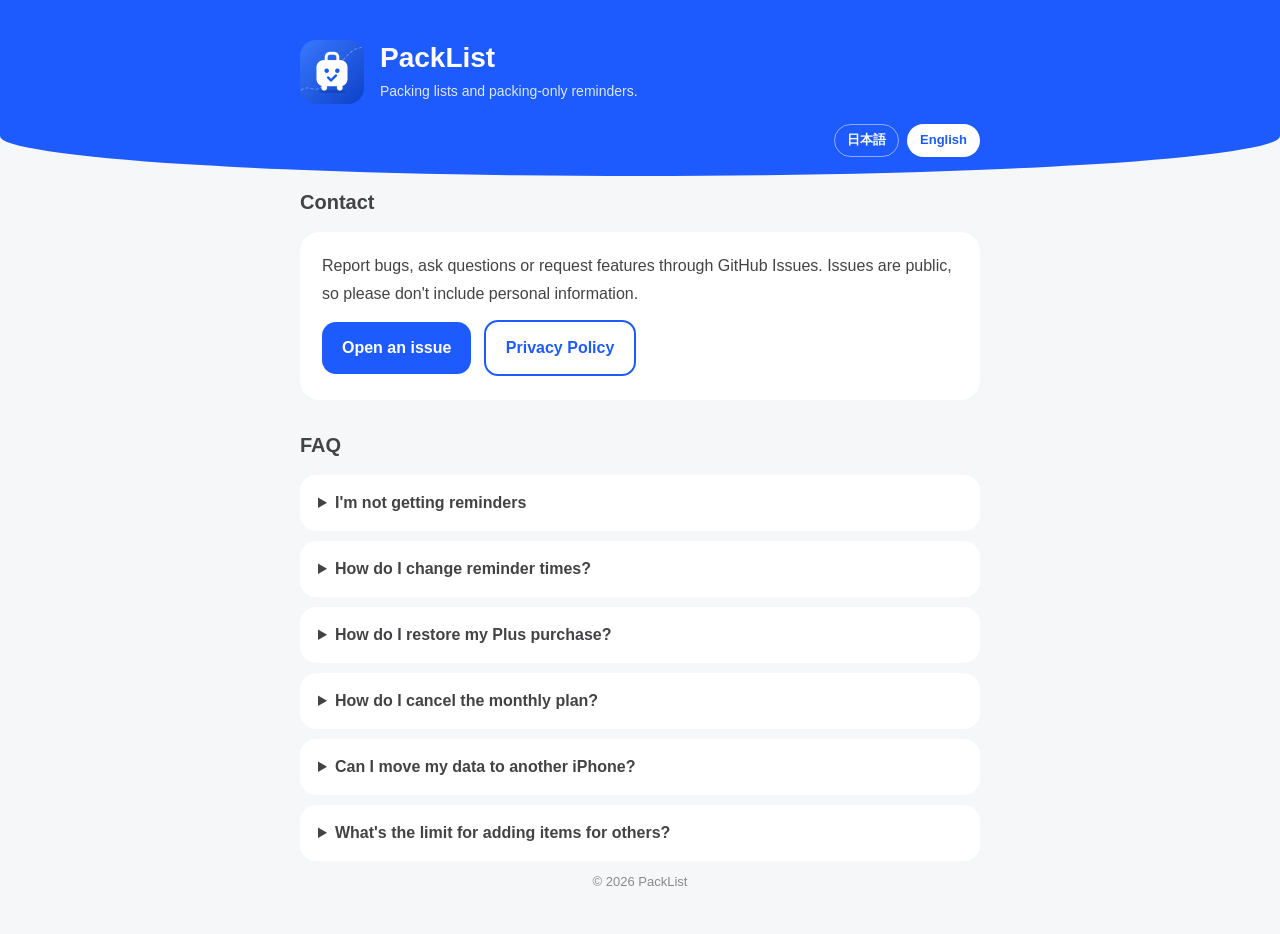
<file: index.html>
<!doctype html>
<html lang="ja">
<head>
<meta charset="utf-8">
<meta name="viewport" content="width=device-width, initial-scale=1">
<title>PackList Support</title>
<meta name="description" content="PackList のサポート / Support">
<link rel="icon" href="icon.png">
<link rel="stylesheet" href="style.css">
</head>
<body>
<header>
  <div class="wrap">
    <img src="icon.png" alt="">
    <div>
      <h1>PackList</h1>
      <p><span lang="ja">荷造りだけの、リマインダー。</span><span lang="en">Packing lists and packing-only reminders.</span></p>
    </div>
  </div>
</header>
<nav class="lang"><a data-lang="ja" href="?lang=ja">日本語</a><a data-lang="en" href="?lang=en">English</a></nav>

<main class="wrap">
<div lang="ja">
  <h2>お問い合わせ</h2>
  <div class="card">
    <p>不具合の報告、使い方の質問、ほしい機能は GitHub の Issue で受け付けています。Issue は公開されるため、個人情報は書かないでください。</p>
    <a class="btn" href="https://github.com/shopippi/packlist-support/issues/new/choose">Issue を作る</a>
    <a class="btn ghost" href="privacy.html?lang=ja">プライバシーポリシー</a>
  </div>

  <h2>よくある質問</h2>
  <details><summary>リマインダーが届きません</summary>
    <p>iPhone の「設定」→「通知」→「PackList」で通知がオンになっているか確かめてください。アプリのマイページ「通知の許可を確認する」からも開けます。おやすみモード（集中モード）中は届かないことがあります。</p></details>
  <details><summary>リマインダーの時刻を変えたい</summary>
    <p>マイページの「リマインダーの時刻」で、前日までの準備と当日の朝の時刻を変えられます。新しく作る荷造りから反映されます。作った後の荷造りは、旅の詳細の「準備」タブで1つずつ変えられます。</p></details>
  <details><summary>Plus の購入を復元したい</summary>
    <p>マイページ →「PackList Plus」→ 画面下の「購入を復元」を押してください。購入したときと同じ Apple アカウントでサインインしている必要があります。</p></details>
  <details><summary>月額プランを解約したい</summary>
    <p>iPhone の「設定」→ 自分の名前 →「サブスクリプション」→「PackList」から解約できます。無料体験中に解約すれば料金はかかりません。</p></details>
  <details><summary>データを別の iPhone に移したい</summary>
    <p>マイページの「バックアップを書き出す」で全データを書き出せます。いまはデータは端末の中だけに保存され、自動の同期はありません。</p></details>
  <details><summary>一緒に行く人の「代わりの追加」の上限は？</summary>
    <p>無料プランでは、一緒に行く人のぶんとして追加できる持ち物はグループ全体で5個までです。Plus なら無制限です。</p></details>
</div>

<div lang="en">
  <h2>Contact</h2>
  <div class="card">
    <p>Report bugs, ask questions or request features through GitHub Issues. Issues are public, so please don't include personal information.</p>
    <a class="btn" href="https://github.com/shopippi/packlist-support/issues/new/choose">Open an issue</a>
    <a class="btn ghost" href="privacy.html?lang=en">Privacy Policy</a>
  </div>

  <h2>FAQ</h2>
  <details><summary>I'm not getting reminders</summary>
    <p>Check Settings → Notifications → PackList on your iPhone. You can also tap "Check notification permission" on the Me tab. Focus modes can hold notifications back.</p></details>
  <details><summary>How do I change reminder times?</summary>
    <p>On the Me tab, under "Reminder times", set the time for prep before the trip and for the morning of departure. New trips use these times; for an existing trip, edit each task in its Prep tab.</p></details>
  <details><summary>How do I restore my Plus purchase?</summary>
    <p>Go to Me → PackList Plus → "Restore" at the bottom. Make sure you're signed in with the same Apple Account you used to buy.</p></details>
  <details><summary>How do I cancel the monthly plan?</summary>
    <p>On your iPhone, go to Settings → your name → Subscriptions → PackList. If you cancel during the free trial, you won't be charged.</p></details>
  <details><summary>Can I move my data to another iPhone?</summary>
    <p>Use "Export backup" on the Me tab. Data is currently stored only on your device, with no automatic sync.</p></details>
  <details><summary>What's the limit for adding items for others?</summary>
    <p>On the free plan, a group can add up to 5 items on behalf of travel companions. With Plus, it's unlimited.</p></details>
</div>
</main>
<footer>© 2026 PackList</footer>
<script src="lang.js"></script>
</body>
</html>
</file>
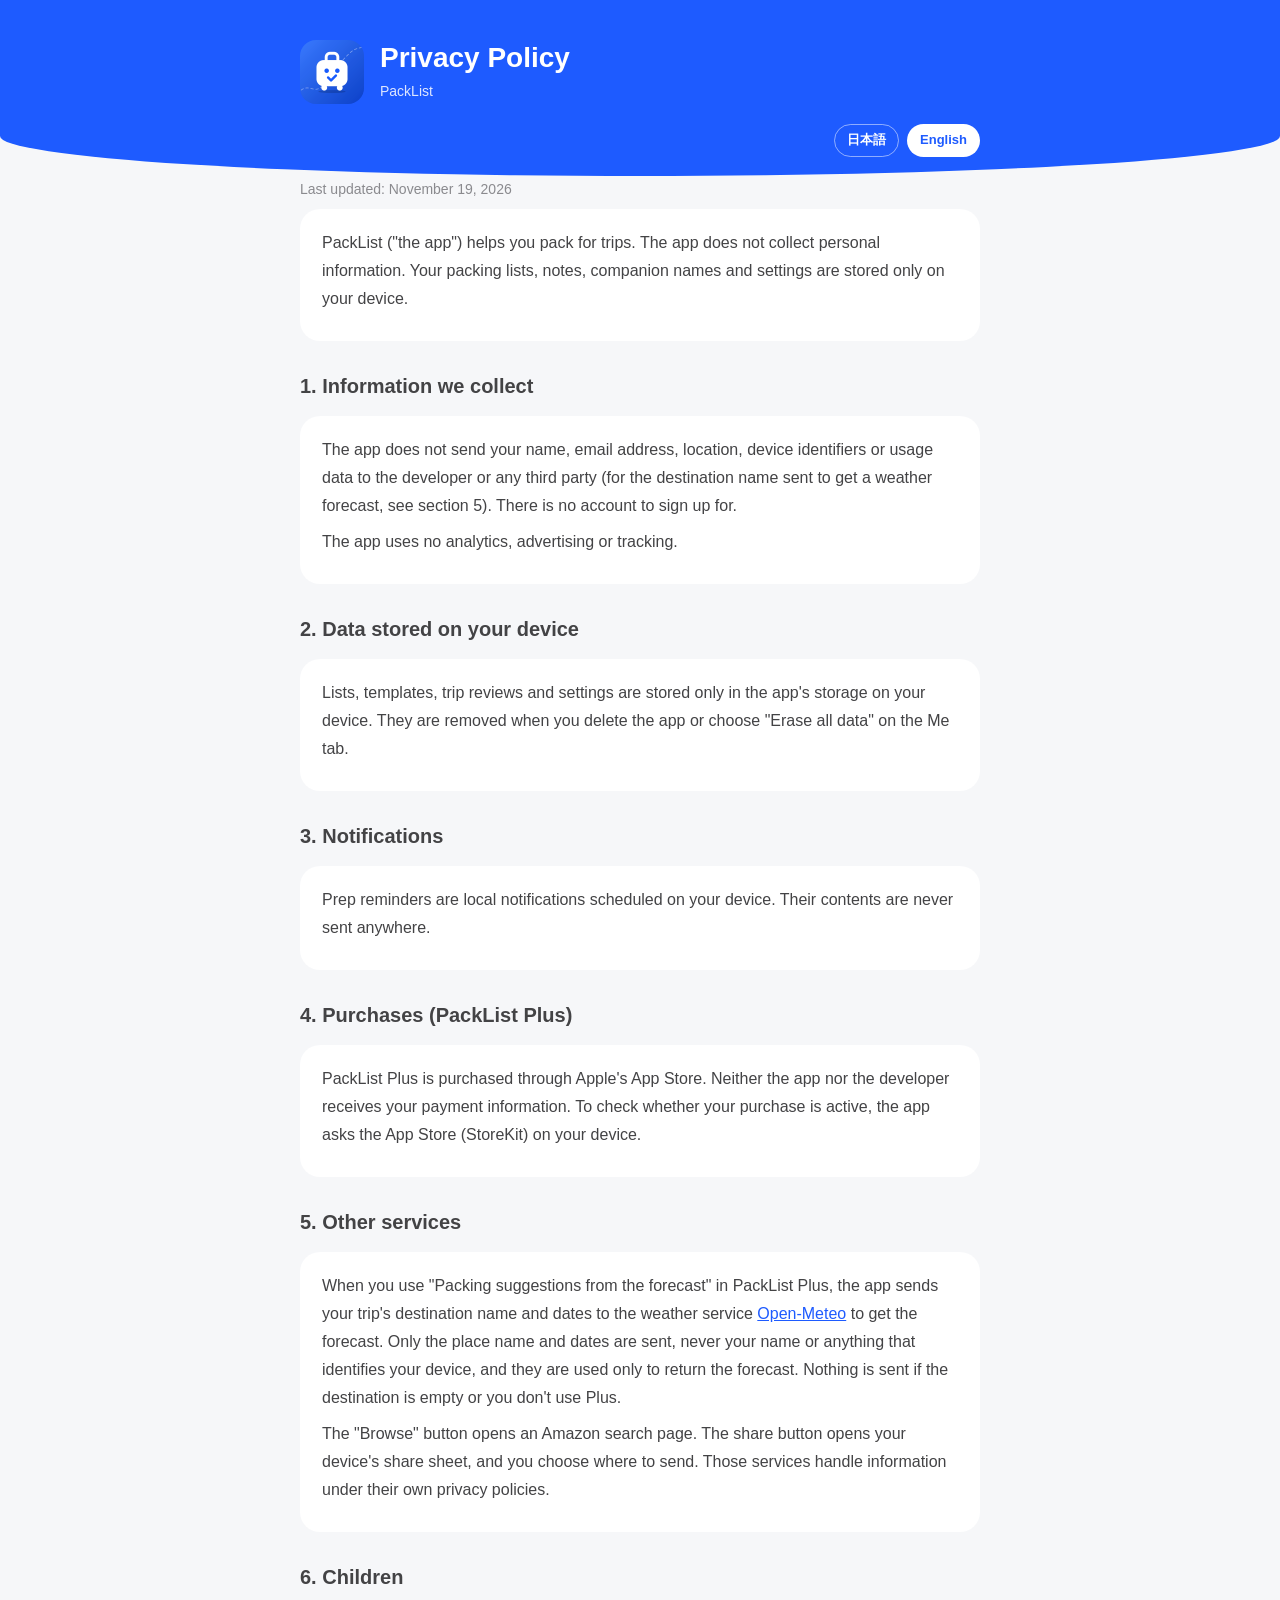
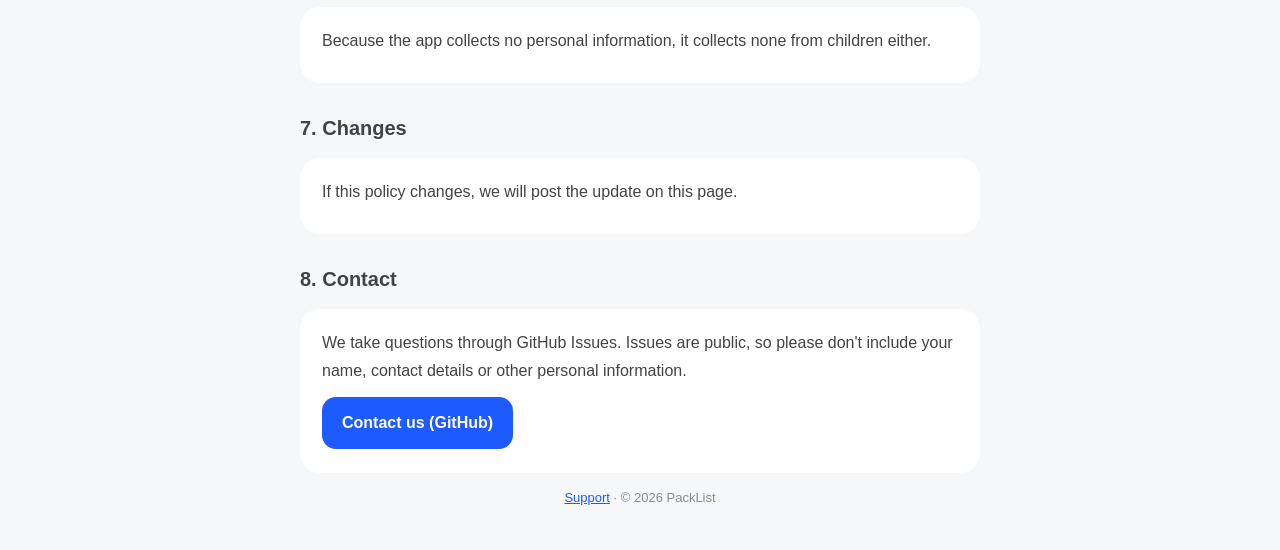
<file: privacy.html>
<!doctype html>
<html lang="ja">
<head>
<meta charset="utf-8">
<meta name="viewport" content="width=device-width, initial-scale=1">
<title>PackList Privacy Policy</title>
<meta name="description" content="PackList のプライバシーポリシー / Privacy Policy">
<link rel="icon" href="icon.png">
<link rel="stylesheet" href="style.css">
</head>
<body>
<header>
  <div class="wrap">
    <img src="icon.png" alt="">
    <div>
      <h1><span lang="ja">プライバシーポリシー</span><span lang="en">Privacy Policy</span></h1>
      <p>PackList</p>
    </div>
  </div>
</header>
<nav class="lang"><a data-lang="ja" href="?lang=ja">日本語</a><a data-lang="en" href="?lang=en">English</a></nav>

<main class="wrap">
<div lang="ja">
  <p class="mute">最終更新日: 2026年11月19日</p>
  <div class="card">
    <p>PackList（以下「本アプリ」）は、旅行や出張の荷造りを手伝うアプリです。本アプリは、利用者の個人情報を収集しません。荷造りのリスト、メモ、一緒に行く人の名前、設定などは、すべて利用者の端末の中にだけ保存されます。</p>
  </div>

  <h2>1. 集める情報</h2>
  <div class="card">
    <p>本アプリは、名前・メールアドレス・位置情報・端末の識別子・使い方の記録などを、開発者や第三者に送信しません（天気予報のために行き先の地名を送る場合は、5 を見てください）。アカウント登録もありません。</p>
    <p>分析ツール、広告、トラッキングは使っていません。</p>
  </div>

  <h2>2. 端末に保存する情報</h2>
  <div class="card">
    <p>荷造りのリスト、テンプレート、ふりかえりの結果、設定は、端末の中（アプリ専用の保存領域）にだけ保存されます。アプリを削除するか、マイページの「すべてのデータを消す」で消えます。</p>
  </div>

  <h2>3. 通知</h2>
  <div class="card">
    <p>準備のリマインダーは、端末の中で予約されるローカル通知です。通知の内容が外部に送られることはありません。</p>
  </div>

  <h2>4. 課金（PackList Plus）</h2>
  <div class="card">
    <p>PackList Plus の購入は Apple の App Store を通じて行われます。支払い情報を本アプリや開発者が受け取ることはありません。本アプリは、購入が有効かどうかを確かめるために、端末上で App Store（StoreKit）に問い合わせます。</p>
  </div>

  <h2>5. 外部のサービス</h2>
  <div class="card">
    <p>PackList Plus の「天気予報から持ち物を提案」を使うと、予報を調べるために、旅の行き先の地名と日付を天気予報サービス <a href="https://open-meteo.com/">Open-Meteo</a> に送ります。送るのは地名と日付だけで、名前や端末を識別する情報は送りません。予報を返す以外の目的では使われません。行き先が空のとき、または Plus を使っていないときは何も送りません。</p>
    <p>「探す」ボタンを押すと、Amazon の検索ページが開きます。共有ボタンを押すと、端末の共有画面が開き、送り先は利用者が選びます。リンク先のサービスでの情報の扱いは、それぞれのプライバシーポリシーに従います。</p>
  </div>

  <h2>6. 子ども</h2>
  <div class="card">
    <p>本アプリは個人情報を集めないため、子どもの情報も集めません。</p>
  </div>

  <h2>7. 変更</h2>
  <div class="card">
    <p>このポリシーを変更するときは、このページでお知らせします。</p>
  </div>

  <h2>8. お問い合わせ</h2>
  <div class="card">
    <p>お問い合わせは GitHub の Issue で受け付けています。Issue は公開されるため、氏名や連絡先などの個人情報は書かないでください。</p>
    <a class="btn" href="https://github.com/shopippi/packlist-support/issues/new/choose">お問い合わせ（GitHub）</a>
  </div>
</div>

<div lang="en">
  <p class="mute">Last updated: November 19, 2026</p>
  <div class="card">
    <p>PackList ("the app") helps you pack for trips. The app does not collect personal information. Your packing lists, notes, companion names and settings are stored only on your device.</p>
  </div>

  <h2>1. Information we collect</h2>
  <div class="card">
    <p>The app does not send your name, email address, location, device identifiers or usage data to the developer or any third party (for the destination name sent to get a weather forecast, see section 5). There is no account to sign up for.</p>
    <p>The app uses no analytics, advertising or tracking.</p>
  </div>

  <h2>2. Data stored on your device</h2>
  <div class="card">
    <p>Lists, templates, trip reviews and settings are stored only in the app's storage on your device. They are removed when you delete the app or choose "Erase all data" on the Me tab.</p>
  </div>

  <h2>3. Notifications</h2>
  <div class="card">
    <p>Prep reminders are local notifications scheduled on your device. Their contents are never sent anywhere.</p>
  </div>

  <h2>4. Purchases (PackList Plus)</h2>
  <div class="card">
    <p>PackList Plus is purchased through Apple's App Store. Neither the app nor the developer receives your payment information. To check whether your purchase is active, the app asks the App Store (StoreKit) on your device.</p>
  </div>

  <h2>5. Other services</h2>
  <div class="card">
    <p>When you use "Packing suggestions from the forecast" in PackList Plus, the app sends your trip's destination name and dates to the weather service <a href="https://open-meteo.com/">Open-Meteo</a> to get the forecast. Only the place name and dates are sent, never your name or anything that identifies your device, and they are used only to return the forecast. Nothing is sent if the destination is empty or you don't use Plus.</p>
    <p>The "Browse" button opens an Amazon search page. The share button opens your device's share sheet, and you choose where to send. Those services handle information under their own privacy policies.</p>
  </div>

  <h2>6. Children</h2>
  <div class="card">
    <p>Because the app collects no personal information, it collects none from children either.</p>
  </div>

  <h2>7. Changes</h2>
  <div class="card">
    <p>If this policy changes, we will post the update on this page.</p>
  </div>

  <h2>8. Contact</h2>
  <div class="card">
    <p>We take questions through GitHub Issues. Issues are public, so please don't include your name, contact details or other personal information.</p>
    <a class="btn" href="https://github.com/shopippi/packlist-support/issues/new/choose">Contact us (GitHub)</a>
  </div>
</div>
</main>
<footer><a href="./"><span lang="ja">サポート</span><span lang="en">Support</span></a> · © 2026 PackList</footer>
<script src="lang.js"></script>
</body>
</html>
</file>
<file: style.css>
:root {
  --blue: #1e5bff;
  --ink: #434345;
  --mute: #8a8a8e;
  --line: #e6e7eb;
  --bg: #f6f7f9;
  --card: #ffffff;
}
@media (prefers-color-scheme: dark) {
  :root {
    --ink: #eceef2;
    --mute: #a0a3ab;
    --line: #2b2e36;
    --bg: #121418;
    --card: #1b1e24;
  }
}
* { box-sizing: border-box; }
body {
  margin: 0;
  background: var(--bg);
  color: var(--ink);
  font: 16px/1.75 -apple-system, BlinkMacSystemFont, "Hiragino Sans", "Noto Sans JP", "Segoe UI", sans-serif;
}
header {
  background: var(--blue);
  color: #fff;
  padding: 40px 20px 72px;
  border-radius: 0 0 50% 50% / 0 0 40px 40px;
}
.wrap { max-width: 720px; margin: 0 auto; padding: 0 20px; }
header .wrap { display: flex; align-items: center; gap: 16px; }
header img { width: 64px; height: 64px; border-radius: 16px; }
header h1 { margin: 0; font-size: 28px; line-height: 1.2; font-weight: 900; }
header p { margin: 4px 0 0; opacity: .85; font-size: 14px; }
nav.lang { display: flex; gap: 8px; justify-content: flex-end; margin: -52px auto 20px; max-width: 720px; padding: 0 20px; }
nav.lang a {
  color: #fff; text-decoration: none; font-size: 13px; font-weight: 700;
  padding: 4px 12px; border-radius: 999px; border: 1px solid rgba(255,255,255,.5);
}
nav.lang a.on { background: #fff; color: var(--blue); }
main { padding: 8px 0 48px; }
.card {
  background: var(--card); border-radius: 20px; padding: 20px 22px; margin: 0 0 14px;
}
h2 { font-size: 20px; margin: 28px 0 12px; font-weight: 900; }
h3 { font-size: 16px; margin: 0 0 6px; font-weight: 800; }
p, li { margin: 0 0 8px; }
.mute { color: var(--mute); font-size: 14px; }
a { color: var(--blue); }
.btn {
  display: inline-block; background: var(--blue); color: #fff; text-decoration: none;
  font-weight: 800; padding: 12px 20px; border-radius: 14px; margin: 4px 8px 4px 0;
}
.btn.ghost { background: transparent; color: var(--blue); border: 2px solid var(--blue); }
details { background: var(--card); border-radius: 16px; padding: 14px 18px; margin: 0 0 10px; }
summary { font-weight: 800; cursor: pointer; }
details p { margin-top: 8px; }
footer { text-align: center; color: var(--mute); font-size: 13px; padding: 0 20px 40px; }
body [lang]:not(.show) { display: none; }
</file>
